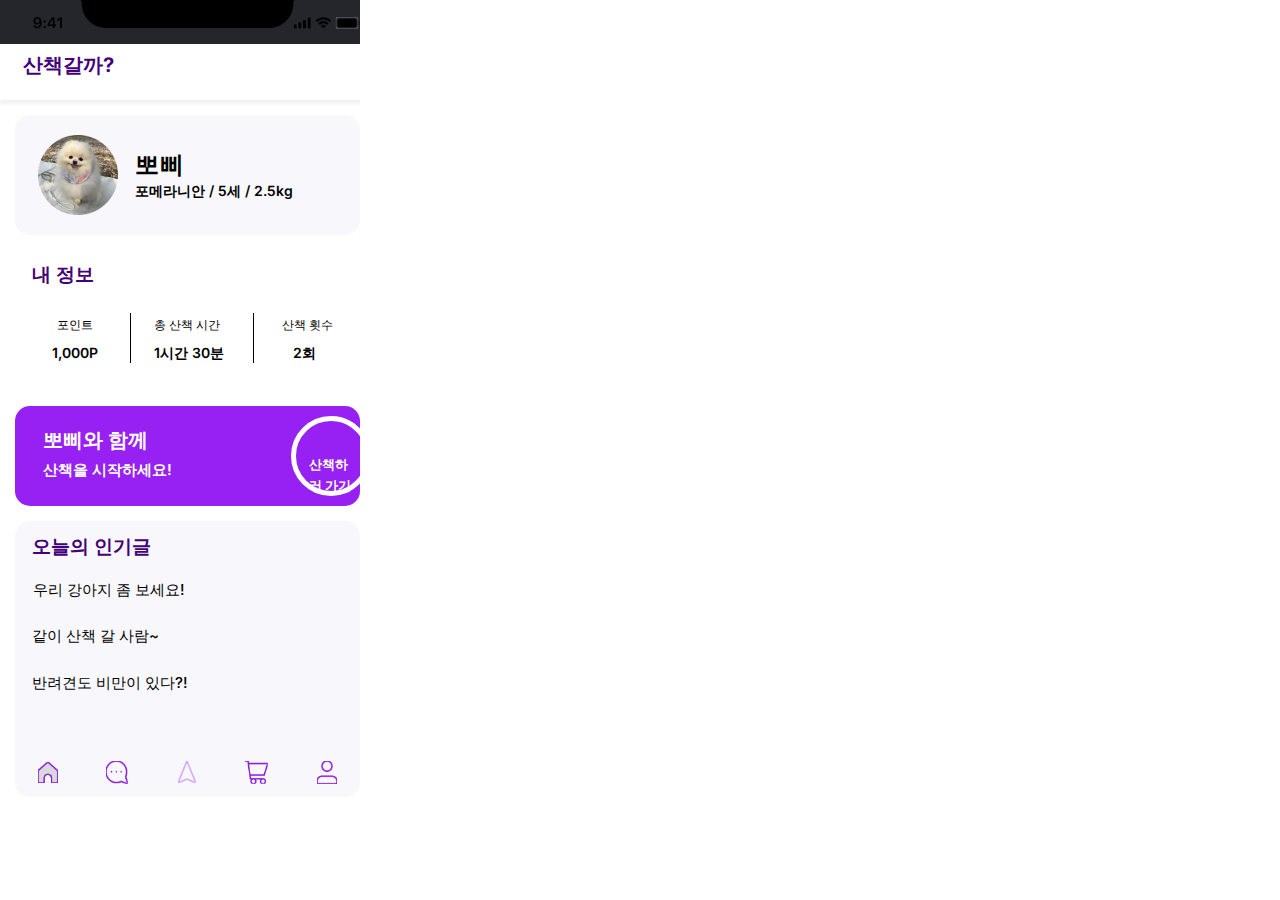
<file: index.html>
<!DOCTYPE html>
<html>
<head>
  <meta charset="utf-8" />
  <link rel="icon" href="/favicon.ico" />
  <meta name="viewport" content="width=device-width, initial-scale=1" />
  <meta name="theme-color" content="#000000" />
  <title>Home</title>
  <link rel="stylesheet" href="https://fonts.googleapis.com/css?family=Inter%3A100%2C500%2C600%2C700"/>
  <link rel="stylesheet" href="https://fonts.googleapis.com/css?family=Source+Sans+Pro%3A100%2C500%2C600%2C700"/>
  <link rel="stylesheet" href="./styles/home.css"/>
</head>
<body>
<div class="home-2H7">
  <div class="group-177178-qEZ">
    <div class="auto-group-vdym-q1b">
      <div class="item--iLH">뽀삐와 함께</div>
      <div class="item--YaD">산책을 시작하세요!</div>
    </div>
    <div class="auto-group-em4v-q3X">
      <div class="item--9K7">산책하러 가기</div>
    </div>
  </div>
  <div class="group-177193-Azu">
    <img class="mask-group-SBj" src="./assets/mask-group-DJH.png"/>
    <div class="auto-group-uq4m-ZXF">
      <div class="item--faH">뽀삐</div>
      <div class="kg-Ye5">포메라니안 / 5세 / 2.5kg </div>
    </div>
  </div>
  <div class="auto-group-6tgm-dfX">
    <div class="item--GTb">오늘의 인기글</div>
    <div class="item--xrD">우리 강아지 좀 보세요!</div>
    <div class="item--dBf">같이 산책 갈 사람~</div>
    <div class="item--88R">반려견도 비만이 있다?!</div>
    <div class="auto-group-hubs-Qbj">
      <a href="index.html"><img class="outline-home-1-je1" src="./assets/outline-home-1-EZf.png"/></a>
      <a href="challenge.html"><img class="outline-message-circle-dots-dUV" src="./assets/outline-message-circle-dots-6DP.png"/></a>
      <a href="map.html"><img class="outline-navigation-MfP" src="./assets/outline-navigation-DgM.png"/></a>
      <a href="shopping.html"><img class="outline-cart-4-3o7" src="./assets/outline-cart-4-2rD.png"/></a>
      <a href="hometraining.html"><img class="outline-user-1-ZmT" src="./assets/outline-user-1-oVs.png"/></a>
    </div>
  </div>
  <div class="item--GQy">내 정보</div>
  <div class="group-177192-9Um">
    <div class="auto-group-gi1f-duj">
      <div class="item--97P">포인트</div>
      <div class="p-eK3">1,000P</div>
    </div>
    <div class="line-5-AoB">
    </div>
    <div class="auto-group-ner7-JeV">
      <div class="item--qeR">총 산책 시간</div>
      <div class="item-1-30-vvm">1시간 30분</div>
    </div>
    <div class="line-6-3Eh">
    </div>
    <div class="auto-group-dpnh-mgV">
      <div class="item--H93">산책 횟수</div>
      <div class="item-2-o7P">2회</div>
    </div>
  </div>
  <div class="app-bar-Jpq">산책갈까?</div>
  <img class="ios-status-bar-white-9aZ" src="./assets/ios-status-bar-white-mvy.png"/>
</div>
</body>
</file>
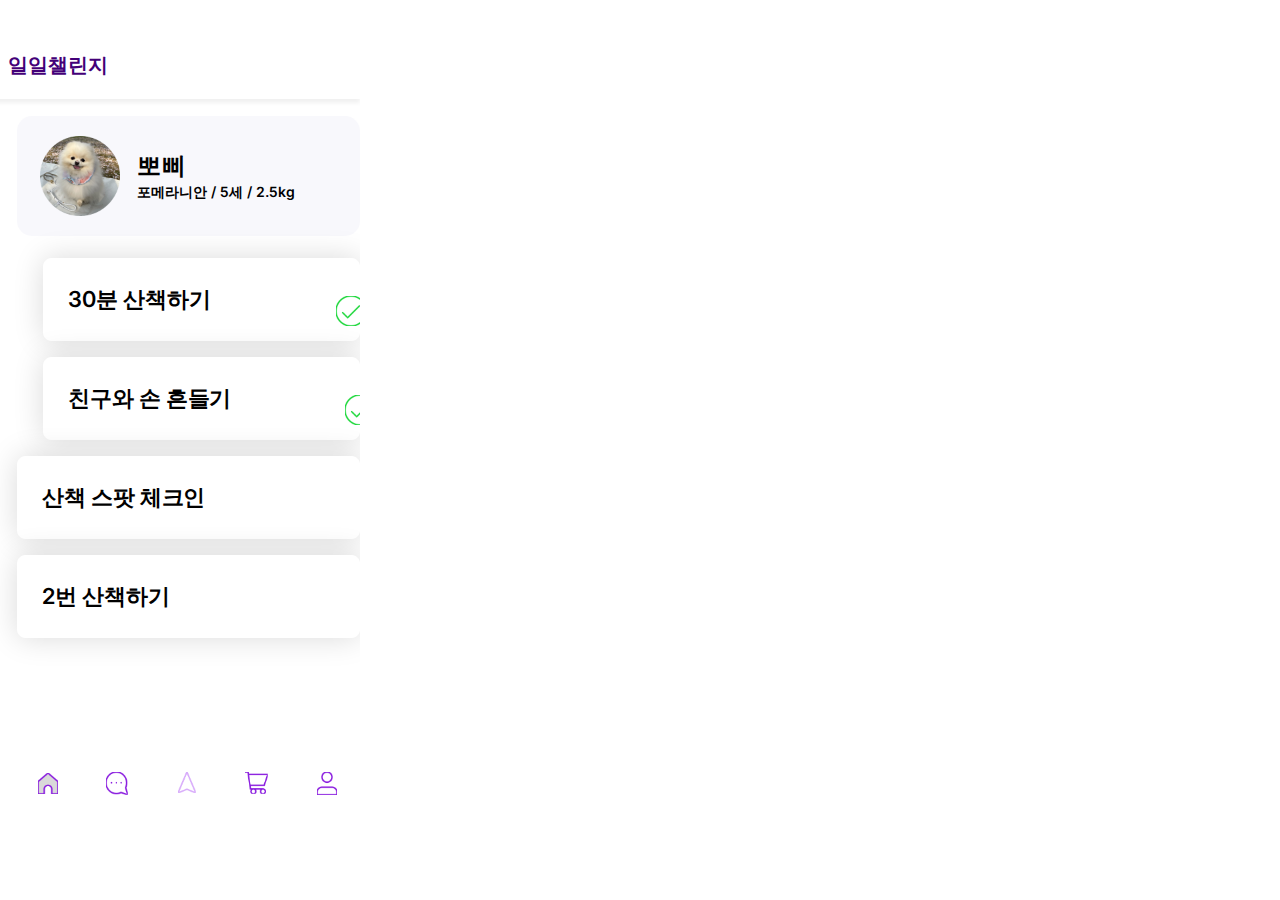
<file: challenge.html>
<!DOCTYPE html>
<html>
<head>
  <meta charset="utf-8" />
  <link rel="icon" href="/favicon.ico" />
  <meta name="viewport" content="width=device-width, initial-scale=1" />
  <meta name="theme-color" content="#000000" />
  <title>Challenge</title>
  <link rel="stylesheet" href="https://fonts.googleapis.com/css?family=Inter%3A600%2C700"/>
  <link rel="stylesheet" href="https://fonts.googleapis.com/css?family=Source+Sans+Pro%3A600%2C700"/>
  <link rel="stylesheet" href="./styles/challenge.css"/>
</head>
<body>
<div class="challenge-d6R">
  <div class="app-bar-83B">일일챌린지</div>
  <div class="group-177193-MAq">
    <img class="mask-group-STB" src="./assets/mask-group.png"/>
    <div class="auto-group-swzm-a3b">
      <div class="item--uLm">뽀삐</div>
      <div class="kg-oh3">포메라니안 / 5세 / 2.5kg </div>
    </div>
  </div>
  <div class="item--WLZ">
    <p class="text-1HK">30분 산책하기</p>
    <img class="outline-check-circle-guF" src="./assets/outline-check-circle-B3X.png"/>
  </div>
  <div class="item--N1P">
    <p class="text-UKK">친구와 손 흔들기</p>
    <img class="outline-check-circle-BUd" src="./assets/outline-check-circle.png"/>
  </div>
  <div class="item--Gky">산책 스팟 체크인</div>
  <div class="item--7Wh">2번 산책하기</div>
  <div class="auto-group-gvwm-mr9">
    <a href="index.html"><img class="outline-home-1-UkZ" src="./assets/outline-home-1-jVT.png"/></a>
    <a href="challenge.html"><img class="outline-message-circle-dots-o29" src="./assets/outline-message-circle-dots-UQH.png"/></a>
    <a href="map.html"><img class="outline-navigation-7oX" src="./assets/outline-navigation-D1b.png"/></a>
    <a href="shopping.html"><img class="outline-cart-4-pT3" src="./assets/outline-cart-4-a6V.png"/></a>
    <a href="hometraining.html"><img class="outline-user-1-LgH" src="./assets/outline-user-1-2Ks.png"/></a>
  </div>
</div>
</body>
</html>
</file>
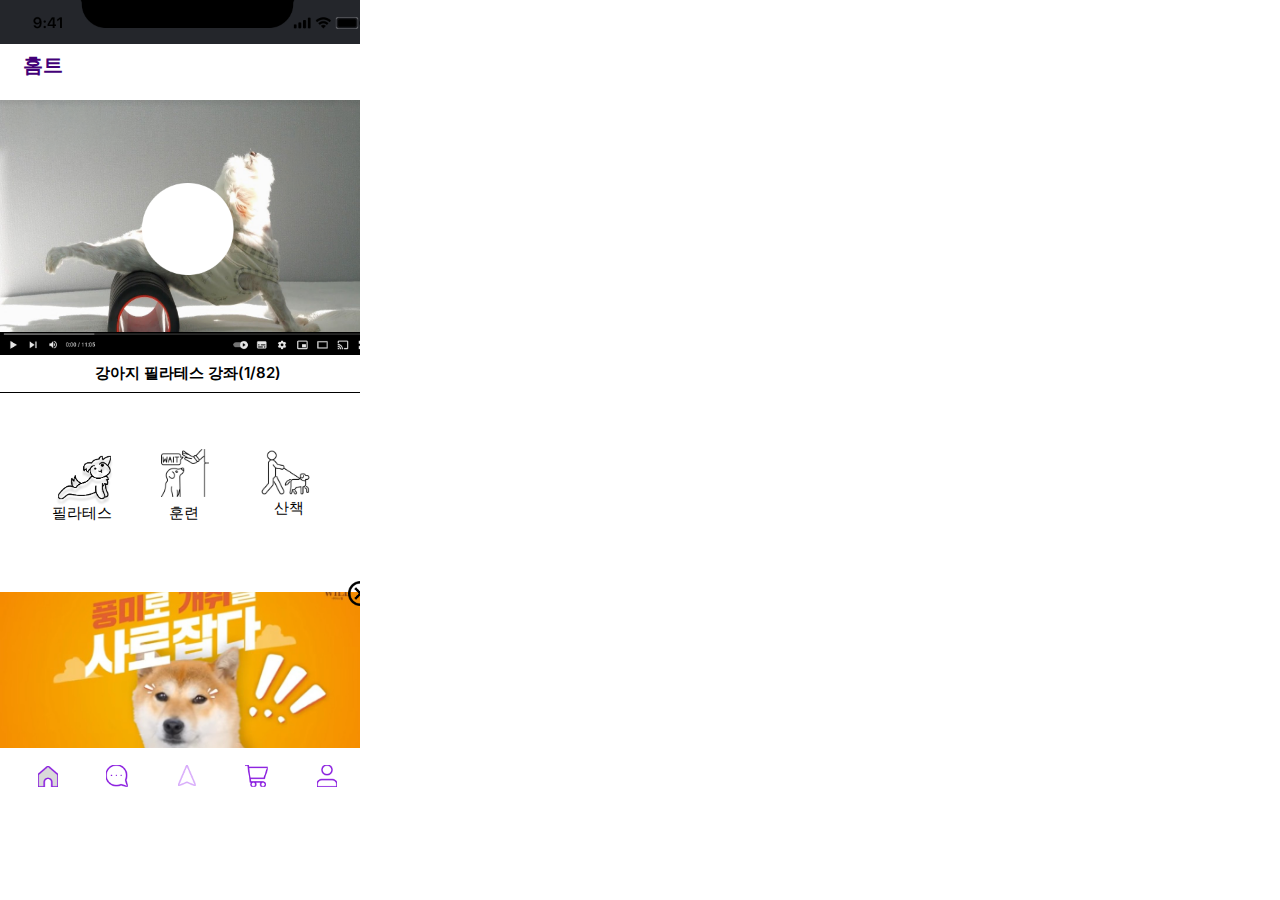
<file: hometraining.html>
<!DOCTYPE html>
<html>
<head>
  <meta charset="utf-8" />
  <link rel="icon" href="/favicon.ico" />
  <meta name="viewport" content="width=device-width, initial-scale=1" />
  <meta name="theme-color" content="#000000" />
  <title>Hometraining</title>
  <link rel="stylesheet" href="https://fonts.googleapis.com/css?family=Inter%3A500%2C600%2C700"/>
  <link rel="stylesheet" href="https://fonts.googleapis.com/css?family=Source+Sans+Pro%3A500%2C600%2C700"/>
  <link rel="stylesheet" href="./styles/hometraining.css"/>
</head>
<body>
<div class="hometraining-yiZ">
  <div class="auto-group-zxnr-sZ3">
    <img class="gg-play-button-o-k73" src="./assets/gg-play-button-o.png"/>
    <img class="image-4-DFX" src="./assets/image-4.png"/>
  </div>
  <div class="line-7-JGy">
  </div>
  <div class="item-1-82-pFK">강아지 필라테스 강좌(1/82)</div>
  <div class="group-177244-Cmf">
    <div class="group-177241-sN1">
      <img class="frame-177239-AM7" src="./assets/frame-177239.png"/>
      <div class="item--HAq">필라테스</div>
    </div>
    <div class="auto-group-86zw-9D3">
      <div class="group-177242-56h">
        <img class="image-3-BvR" src="./assets/image-3.png"/>
        <div class="item--hNy">훈련</div>
      </div>
      <div class="group-177243-bjF">
        <img class="image-5-YeV" src="./assets/image-5.png"/>
        <div class="item--Uo3">산책</div>
      </div>
    </div>
  </div>
  <div class="auto-group-ftg5-yzh">
    <img class="image-6-iBb" src="./assets/image-6.png"/>
    <img class="material-symbols-cancel-outline-Evd" src="./assets/material-symbols-cancel-outline.png"/>
  </div>
  <div class="app-bar-9nh">홈트</div>
  <a href="hometraining.html"><img class="outline-user-1-LcH" src="./assets/outline-user-1.png"/></a>
  <a href="shopping.html"><img class="outline-cart-4-e7B" src="./assets/outline-cart-4-Agq.png"/></a>
  <a href="map.html"><img class="outline-navigation-RXF" src="./assets/outline-navigation.png"/></a>
  <a href="challenge.html"><img class="outline-message-circle-dots-Lu7" src="./assets/outline-message-circle-dots-zFB.png"/></a>
  <a href="index.html"><img class="outline-home-1-3Yd" src="./assets/outline-home-1-nyP.png"/></a>
  <img class="ios-status-bar-white-ZWy" src="./assets/ios-status-bar-white-p3s.png"/>
</div>
</body>
</html>
</file>
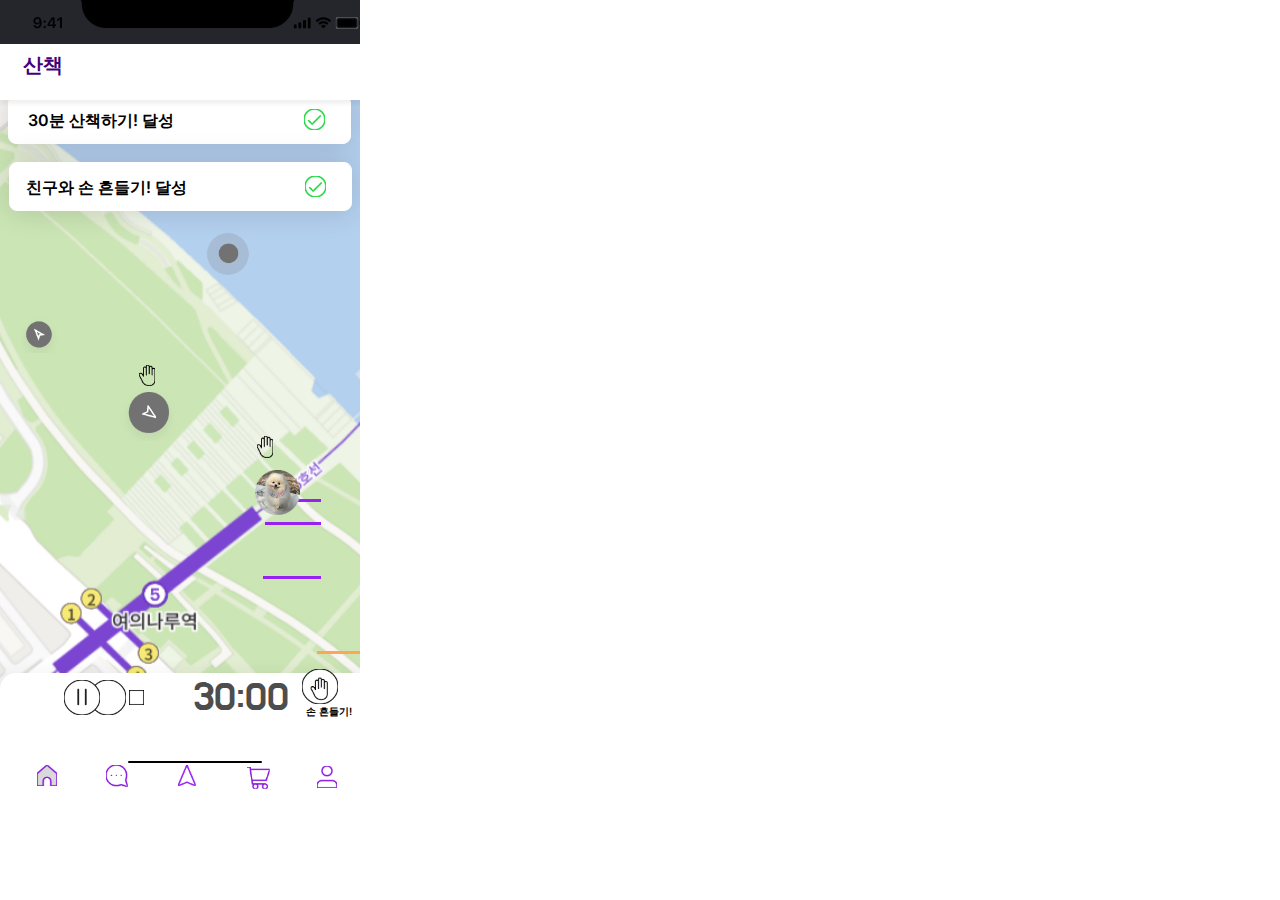
<file: map.html>
<!DOCTYPE html>
<html>
<head>
  <meta charset="utf-8" />
  <link rel="icon" href="/favicon.ico" />
  <meta name="viewport" content="width=device-width, initial-scale=1" />
  <meta name="theme-color" content="#000000" />
  <title>Map</title>
  <link rel="stylesheet" href="https://fonts.googleapis.com/css?family=Inter%3A600%2C700"/>
  <link rel="stylesheet" href="https://fonts.googleapis.com/css?family=Source+Sans+Pro%3A400%2C600%2C700"/>
  <link rel="stylesheet" href="https://fonts.googleapis.com/css?family=Do+Hyeon%3A400"/>
  <link rel="stylesheet" href="./styles/map.css"/>
</head>
<body>
<div class="map-pdf">
  <img class="image-1-Lc1" src="./assets/image-1.png"/>
  <div class="group-177237-raM">
    <div class="item--BMj">
      <div class="auto-group-ad4d-Eqo">30분 산책하기! 달성</div>
      <img class="outline-check-circle-FW1" src="./assets/outline-check-circle-VAq.png"/>
    </div>
    <div class="item--KVs">
      <div class="auto-group-27vh-czm">친구와 손 흔들기! 달성</div>
      <img class="outline-check-circle-Hr1" src="./assets/outline-check-circle-scm.png"/>
    </div>
  </div>
  <img class="group-177193-9tD" src="./assets/group-177193.png"/>
  <div class="group-177194-spD">
    <img class="navigation-m8u" src="./assets/navigation.png"/>
  </div>
  <div class="group-177235-fk5">
    <div class="line-2-xUH">
    </div>
  </div>
  <div class="line-4-TA9">
  </div>
  <div class="content-PZb">
    <img class="group-177229-f1K" src="./assets/group-177229.png"/>
    <div class="auto-group-ynlr-ae5">
      <p class="item-30-00-6sK">30:00</p>
      <div class="home-indicator-light-Dh3">
        <div class="home-indicator-kws">
        </div>
      </div>
    </div>
    <p class="text-5z9">손 흔들기!</p>
  </div>
  <img class="mask-group-9UD" src="./assets/mask-group-zVF.png"/>
  <div class="group-177230-sv1">
    <img class="frame-635-aJd" src="./assets/frame-635.png"/>
    <img class="outline-stop-Wi5" src="./assets/outline-stop.png"/>
  </div>
  <img class="group-177233-dGu" src="./assets/group-177233.png"/>
  <img class="vector-kMX" src="./assets/vector-3mb.png"/>
  <img class="vector-Gam" src="./assets/vector.png"/>
  <div class="app-bar-oah">산책</div>
  <img class="group-10-ros" src="./assets/group-10.png"/>
  <img class="ios-status-bar-white-PYu" src="./assets/ios-status-bar-white-wRT.png"/>
  <a href="index.html"><img class="outline-home-1-XQD" src="./assets/outline-home-1-XXP.png"/></a>
  <a href="challenge.html"><img class="outline-message-circle-dots-ezd" src="./assets/outline-message-circle-dots-uxM.png"/></a>
  <a href="map.html"><img class="outline-navigation-atH" src="./assets/outline-navigation-fwf.png"/></a>
  <a href="shopping.html"><img class="outline-cart-4-X2q" src="./assets/outline-cart-4-9Rs.png"/></a>
  <a href="hometraining.html"><img class="outline-user-1-3ms" src="./assets/outline-user-1-NXT.png"/></a>
</div>
</body>
</file>
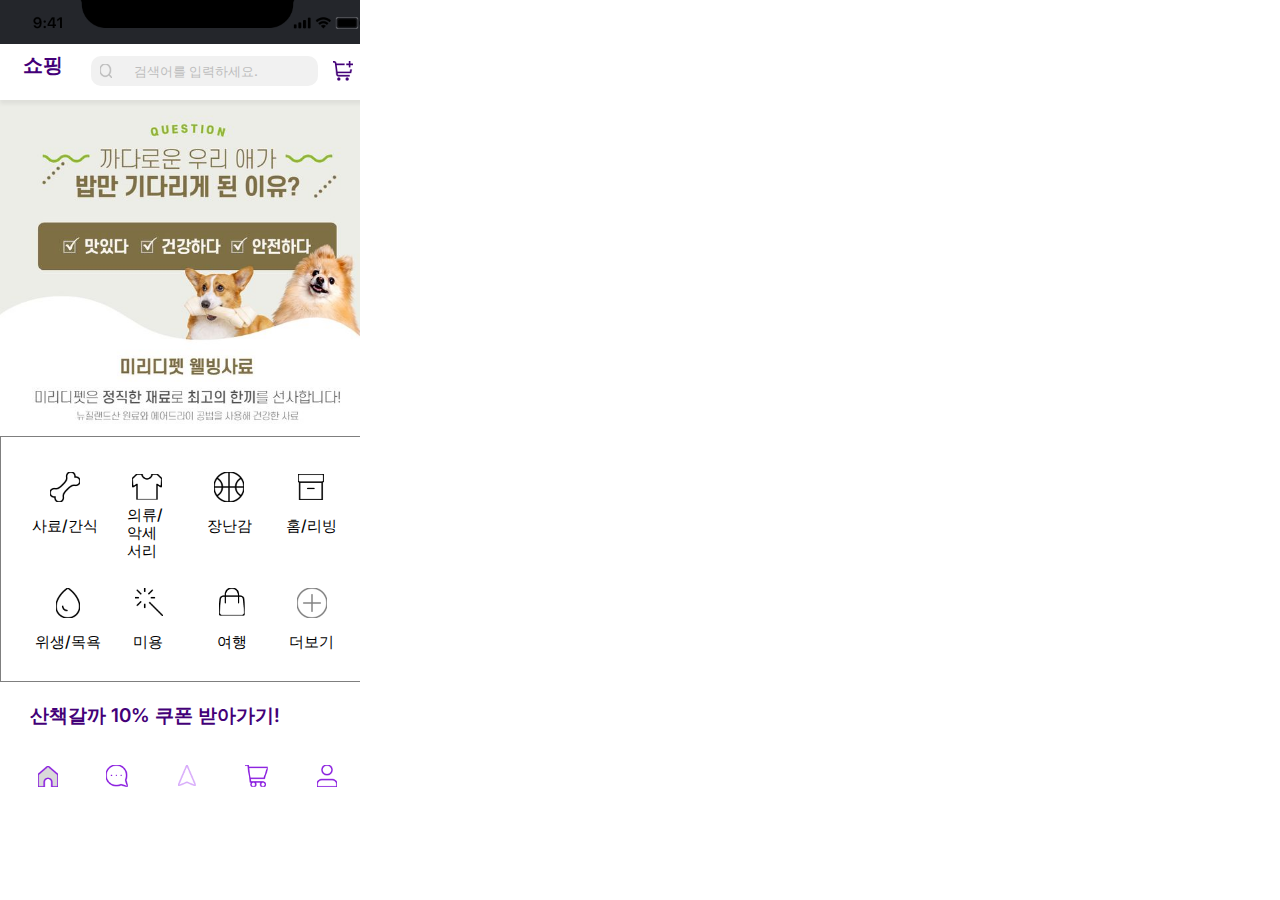
<file: shopping.html>
<!DOCTYPE html>
<html>
<head>
  <meta charset="utf-8" />
  <link rel="icon" href="/favicon.ico" />
  <meta name="viewport" content="width=device-width, initial-scale=1" />
  <meta name="theme-color" content="#000000" />
  <title>Shopping</title>
  <link rel="stylesheet" href="https://fonts.googleapis.com/css?family=Inter%3A500%2C600%2C700"/>
  <link rel="stylesheet" href="https://fonts.googleapis.com/css?family=Source+Sans+Pro%3A500%2C600%2C700"/>
  <link rel="stylesheet" href="./styles/shopping.css"/>
</head>
<body>
<div class="shopping-nC1">
  <div class="image-2-6yP">
  </div>
  <div class="item-10--o77">산책갈까 10% 쿠폰 받아가기!</div>
  <div class="group-177235-qZb">
    <img class="outline-waterdrop-kwT" src="./assets/outline-waterdrop.png"/>
    <img class="outline-bone-HRb" src="./assets/outline-bone.png"/>
    <img class="outline-shirt-28H" src="./assets/outline-shirt.png"/>
    <img class="outline-basketball-MgM" src="./assets/outline-basketball.png"/>
    <img class="outline-package-5cM" src="./assets/outline-package.png"/>
    <img class="outline-wand-DTf" src="./assets/outline-wand.png"/>
    <img class="outline-plus-circle-9s7" src="./assets/outline-plus-circle.png"/>
    <div class="item--5Ey">사료/간식</div>
    <div class="item--x3s">여행</div>
    <div class="item--2pR">더보기</div>
    <div class="item--vQ1">미용</div>
    <div class="item--De1">위생/목욕</div>
    <div class="item--6xh">홈/리빙</div>
    <div class="item--beZ">장난감</div>
    <div class="item--J3B">
    의류/ 
    <br/>
    악세서리
    </div>
    <img class="outline-cart-1-zAu" src="./assets/outline-cart-1.png"/>
    <div class="rectangle-343-7FX">
    </div>
  </div>
  <div class="app-bar-QEd">쇼핑</div>
  <div class="outline-177226-ePs">
    <div class="rectangle-267-ZWq">
    </div>
    <p class="month-V9b">검색어를 입력하세요.</p>
    <img class="outline-search-9jw" src="./assets/outline-search.png"/>
    <img class="fi-rs-shopping-cart-add-sR3" src="./assets/fi-rs-shopping-cart-add.png"/>
  </div>
  <a href="hometraining.html"><img class="outline-user-1-NMo" src="./assets/outline-user-1-Foo.png"/></a>
  <a href="shopping.html"><img class="outline-cart-4-JFT" src="./assets/outline-cart-4.png"/></a>
  <a href="map.html"><img class="outline-navigation-c1F" src="./assets/outline-navigation-ENm.png"/></a>
  <a href="challenge.html"><img class="outline-message-circle-dots-KgM" src="./assets/outline-message-circle-dots.png"/></a>
  <a href="index.html"><img class="outline-home-1-2Ks" src="./assets/outline-home-1.png"/></a>
  <img class="ios-status-bar-white-jzy" src="./assets/ios-status-bar-white.png"/>
</div>
</body>
</file>
<file: styles/home.css>
html {
	font-size:62.5%;
}
* {
	margin: 0;
	padding: 0;
}
ul, li {
	list-style: none;
}
input {
	border: none;
}
body {
  width: 36rem;
}.home-2H7 {
  width: 100%;
  height: 80rem;
  position: relative;
  overflow: hidden;
  background-color: #ffffff;
}
.home-2H7 .group-177178-qEZ {
  box-sizing: border-box;
  padding: 1rem 1.8rem 1rem 2.8rem;
  width: 34.5rem;
  height: 10rem;
  position: absolute;
  left: 1.5rem;
  top: 40.6rem;
  display: flex;
  align-items: center;
  background-color: #9721f2;
  border-radius: 1.5rem;
}
.home-2H7 .group-177178-qEZ .auto-group-vdym-q1b {
  margin: 1.425rem 11.9rem 1.6rem 0rem;
  height: calc(100% - 3.025rem);
  display: flex;
  flex-direction: column;
  flex-shrink: 0;
}
.home-2H7 .group-177178-qEZ .auto-group-vdym-q1b .item--iLH {
  margin-bottom: 0.775rem;
  display: flex;
  font-size: 2rem;
  font-weight: 600;
  line-height: 1.05;
  color: #ffffff;
  font-family: Inter, 'Source Sans Pro';
  white-space: nowrap;
  flex-shrink: 0;
}
.home-2H7 .group-177178-qEZ .auto-group-vdym-q1b .item--YaD {
  display: flex;
  font-size: 1.5rem;
  font-weight: 600;
  line-height: 1.4;
  color: #ffffff;
  font-family: Inter, 'Source Sans Pro';
  white-space: nowrap;
  flex-shrink: 0;
}
.home-2H7 .group-177178-qEZ .auto-group-em4v-q3X {
  box-sizing: border-box;
  padding: 3.3rem 1.3rem 2.6rem 1.3rem;
  width: 8rem;
  height: 100%;
  border: solid 0.5rem #ffffff;
  background-color: #9721f2;
  border-radius: 4rem;
  flex-shrink: 0;
}
.home-2H7 .group-177178-qEZ .auto-group-em4v-q3X .item--9K7 {
  max-width: 5.4rem;
  display: flex;
  align-items: center;
  justify-content: center;
  font-size: 1.3rem;
  font-weight: 600;
  line-height: 1.6153846154;
  color: #ffffff;
  font-family: Inter, 'Source Sans Pro';
}
.home-2H7 .group-177193-Azu {
  box-sizing: border-box;
  padding: 2rem 8.1rem 2rem 2.3rem;
  width: 34.5rem;
  height: 12rem;
  position: absolute;
  left: 1.5rem;
  top: 11.5rem;
  display: flex;
  align-items: center;
  background-color: rgba(242, 242, 250, 0.5);
  border-radius: 1.5rem;
}
.home-2H7 .group-177193-Azu .mask-group-SBj {
  margin-right: 1.7rem;
  width: 8rem;
  height: 8rem;
  position: relative;
  object-fit: contain;
  vertical-align: top;
  flex-shrink: 0;
}
.home-2H7 .group-177193-Azu .auto-group-uq4m-ZXF {
  margin: 1.9rem 0rem 1.5rem 0rem;
  height: calc(100% - 3.4rem);
  display: flex;
  flex-direction: column;
  flex-shrink: 0;
}
.home-2H7 .group-177193-Azu .auto-group-uq4m-ZXF .item--faH {
  margin-bottom: 0.8rem;
  display: flex;
  font-size: 2.4rem;
  font-weight: 600;
  line-height: 0.875;
  letter-spacing: 0.12rem;
  color: #000000;
  font-family: Inter, 'Source Sans Pro';
  white-space: nowrap;
  flex-shrink: 0;
}
.home-2H7 .group-177193-Azu .auto-group-uq4m-ZXF .kg-Ye5 {
  display: flex;
  font-size: 1.4rem;
  font-weight: 600;
  line-height: 1.2125;
  color: #000000;
  font-family: Inter, 'Source Sans Pro';
  white-space: nowrap;
  flex-shrink: 0;
}
.home-2H7 .auto-group-6tgm-dfX {
  box-sizing: border-box;
  padding: 1.35rem 2.3rem 0.975rem 1.7rem;
  width: 34.5rem;
  height: 27.6rem;
  position: absolute;
  left: 1.5rem;
  top: 52.1rem;
  background-color: rgba(242, 242, 250, 0.5);
  border-radius: 1.5rem;
}
.home-2H7 .auto-group-6tgm-dfX .item--GTb {
  margin-bottom: 2.3rem;
  display: flex;
  font-size: 1.9rem;
  font-weight: 600;
  line-height: 1.2125;
  color: #430078;
  font-family: Inter, 'Source Sans Pro';
  white-space: nowrap;
}
.home-2H7 .auto-group-6tgm-dfX .item--xrD {
  margin: 0rem 0rem 2.8rem 0.1rem;
  display: flex;
  font-size: 1.5rem;
  font-weight: 500;
  line-height: 1.2125;
  color: #000000;
  font-family: Inter, 'Source Sans Pro';
  white-space: nowrap;
}
.home-2H7 .auto-group-6tgm-dfX .item--dBf {
  margin-bottom: 2.9rem;
  display: flex;
  font-size: 1.5rem;
  font-weight: 500;
  line-height: 1.2125;
  color: #000000;
  font-family: Inter, 'Source Sans Pro';
  white-space: nowrap;
}
.home-2H7 .auto-group-6tgm-dfX .item--88R {
  margin-bottom: 6.925rem;
  display: flex;
  font-size: 1.5rem;
  font-weight: 500;
  line-height: 1.2125;
  color: #000000;
  font-family: Inter, 'Source Sans Pro';
  white-space: nowrap;
}
.home-2H7 .auto-group-6tgm-dfX .auto-group-hubs-Qbj {
  margin-left: 0.6rem;
  display: flex;
  align-items: center;
}
.home-2H7 .auto-group-6tgm-dfX .auto-group-hubs-Qbj .outline-home-1-je1 {
  margin: 0.075rem 4.775rem 0rem 0rem;
  width: 2rem;
  height: 2.125rem;
  object-fit: contain;
  vertical-align: top;
  flex-shrink: 0;
}
.home-2H7 .auto-group-6tgm-dfX .auto-group-hubs-Qbj .outline-message-circle-dots-dUV {
  margin-right: 5rem;
  width: 2.25rem;
  height: 2.25rem;
  object-fit: contain;
  vertical-align: top;
  flex-shrink: 0;
}
.home-2H7 .auto-group-6tgm-dfX .auto-group-hubs-Qbj .outline-navigation-MfP {
  margin: 0rem 4.875rem 0.125rem 0rem;
  opacity: 0.61;
  width: 1.75rem;
  height: 2.125rem;
  object-fit: contain;
  vertical-align: top;
  flex-shrink: 0;
}
.home-2H7 .auto-group-6tgm-dfX .auto-group-hubs-Qbj .outline-cart-4-3o7 {
  margin: 0rem 4.875rem 0rem 0rem;
  width: 2.375rem;
  height: 2.25rem;
  object-fit: contain;
  vertical-align: top;
  flex-shrink: 0;
}
.home-2H7 .auto-group-6tgm-dfX .auto-group-hubs-Qbj .outline-user-1-ZmT {
  margin-bottom: 0rem;
  width: 2rem;
  height: 2.25rem;
  object-fit: contain;
  vertical-align: top;
  flex-shrink: 0;
}
.home-2H7 .item--GQy {
  width: 5.6rem;
  height: 2.4rem;
  position: absolute;
  left: 3.2rem;
  top: 26.25rem;
  display: flex;
  font-size: 1.9rem;
  font-weight: 600;
  line-height: 1.2125;
  color: #430078;
  font-family: Inter, 'Source Sans Pro';
  white-space: nowrap;
}
.home-2H7 .group-177192-9Um {
  width: 27.4rem;
  height: 5rem;
  position: absolute;
  left: 5.15rem;
  top: 31.3rem;
  display: flex;
  align-items: center;
}
.home-2H7 .group-177192-9Um .auto-group-gi1f-duj {
  margin: 0.05rem 3.25rem 0.15rem 0rem;
  height: calc(100% - 0.2rem);
  align-items: center;
  display: flex;
  flex-direction: column;
  flex-shrink: 0;
}
.home-2H7 .group-177192-9Um .auto-group-gi1f-duj .item--97P {
  margin-bottom: 1rem;
  display: flex;
  align-items: center;
  justify-content: center;
  font-size: 1.2rem;
  font-weight: 100;
  line-height: 1.75;
  color: #000000;
  font-family: Inter, 'Source Sans Pro';
  white-space: nowrap;
  flex-shrink: 0;
}
.home-2H7 .group-177192-9Um .auto-group-gi1f-duj .p-eK3 {
  display: flex;
  align-items: center;
  justify-content: center;
  font-size: 1.4rem;
  font-weight: 600;
  line-height: 1.2125;
  color: #000000;
  font-family: Inter, 'Source Sans Pro';
  white-space: nowrap;
  flex-shrink: 0;
}
.home-2H7 .group-177192-9Um .line-5-AoB {
  margin-right: 2.3rem;
  width: 0.05rem;
  height: 5rem;
  background-color: #000000;
  flex-shrink: 0;
}
.home-2H7 .group-177192-9Um .auto-group-ner7-JeV {
  margin: 0.05rem 2.95rem 0.15rem 0rem;
  height: calc(100% - 0.2rem);
  align-items: center;
  display: flex;
  flex-direction: column;
  flex-shrink: 0;
}
.home-2H7 .group-177192-9Um .auto-group-ner7-JeV .item--qeR {
  margin: 0rem 0.3rem 1rem 0rem;
  display: flex;
  align-items: center;
  justify-content: center;
  font-size: 1.2rem;
  font-weight: 100;
  line-height: 1.75;
  color: #000000;
  font-family: Inter, 'Source Sans Pro';
  white-space: nowrap;
  flex-shrink: 0;
}
.home-2H7 .group-177192-9Um .auto-group-ner7-JeV .item-1-30-vvm {
  display: flex;
  align-items: center;
  justify-content: center;
  font-size: 1.4rem;
  font-weight: 600;
  line-height: 1.2125;
  color: #000000;
  font-family: Inter, 'Source Sans Pro';
  white-space: nowrap;
  flex-shrink: 0;
}
.home-2H7 .group-177192-9Um .line-6-3Eh {
  margin-right: 2.8rem;
  width: 0.05rem;
  height: 5rem;
  background-color: #000000;
  flex-shrink: 0;
}
.home-2H7 .group-177192-9Um .auto-group-dpnh-mgV {
  margin: 0.05rem 0rem 0.15rem 0rem;
  height: calc(100% - 0.2rem);
  align-items: center;
  display: flex;
  flex-direction: column;
  flex-shrink: 0;
}
.home-2H7 .group-177192-9Um .auto-group-dpnh-mgV .item--H93 {
  margin-bottom: 1rem;
  display: flex;
  align-items: center;
  justify-content: center;
  font-size: 1.2rem;
  font-weight: 100;
  line-height: 1.75;
  color: #000000;
  font-family: Inter, 'Source Sans Pro';
  white-space: nowrap;
  flex-shrink: 0;
}
.home-2H7 .group-177192-9Um .auto-group-dpnh-mgV .item-2-o7P {
  margin-right: 0.6rem;
  display: flex;
  align-items: center;
  justify-content: center;
  font-size: 1.4rem;
  font-weight: 600;
  line-height: 1.2125;
  color: #000000;
  font-family: Inter, 'Source Sans Pro';
  white-space: nowrap;
  flex-shrink: 0;
}
.home-2H7 .app-bar-Jpq {
  box-sizing: border-box;
  padding: 5.3rem 2.25rem 2.2rem 2.25rem;
  width: 37.5rem;
  height: 10rem;
  position: absolute;
  left: 0;
  top: 0;
  display: flex;
  font-size: 2rem;
  font-weight: 700;
  line-height: 1.2125;
  color: #430078;
  font-family: Inter, 'Source Sans Pro';
  white-space: nowrap;
  box-shadow: 0 0.4rem 0.4rem rgba(0, 0, 0, 0.0599999987);
  background-color: #ffffff;
}
.home-2H7 .ios-status-bar-white-9aZ {
  width: 37.5rem;
  height: 4.4rem;
  position: absolute;
  left: 0;
  top: 0;
  object-fit: contain;
  vertical-align: top;
}
</file>
<file: styles/challenge.css>
html {
	font-size:62.5%;
}
* {
	margin: 0;
	padding: 0;
}
ul, li {
	list-style: none;
}
input {
	border: none;
}
body {
  width: 36rem;
}.challenge-d6R {
  box-sizing: border-box;
  padding: 0rem 0rem 1.275rem 0.2rem;
  width: 100%;
  overflow: hidden;
  position: relative;
  align-items: flex-end;
  display: flex;
  flex-direction: column;
  background-color: #ffffff;
}
.challenge-d6R .app-bar-83B {
  margin-bottom: 1.7rem;
  box-sizing: border-box;
  padding: 5.3rem 2.25rem 2.2rem 2.25rem;
  width: 37.5rem;
  display: flex;
  font-size: 2rem;
  font-weight: 700;
  line-height: 1.2125;
  color: #430078;
  font-family: Inter, 'Source Sans Pro';
  white-space: nowrap;
  box-shadow: 0 0.4rem 0.4rem rgba(0, 0, 0, 0.0599999987);
  background-color: #ffffff;
  flex-shrink: 0;
}
.challenge-d6R .group-177193-MAq {
  margin: 0rem 0rem 2.2rem 1.5rem;
  box-sizing: border-box;
  padding: 2rem 8.1rem 2rem 2.3rem;
  width: calc(100% - 1.5rem);
  height: 12rem;
  display: flex;
  align-items: center;
  background-color: rgba(242, 242, 250, 0.5);
  border-radius: 1.5rem;
  flex-shrink: 0;
}
.challenge-d6R .group-177193-MAq .mask-group-STB {
  margin-right: 1.7rem;
  width: 8rem;
  height: 8rem;
  position: relative;
  object-fit: contain;
  vertical-align: top;
  flex-shrink: 0;
}
.challenge-d6R .group-177193-MAq .auto-group-swzm-a3b {
  margin: 1.9rem 0rem 1.5rem 0rem;
  height: calc(100% - 3.4rem);
  display: flex;
  flex-direction: column;
  flex-shrink: 0;
}
.challenge-d6R .group-177193-MAq .auto-group-swzm-a3b .item--uLm {
  margin-bottom: 0.8rem;
  display: flex;
  font-size: 2.4rem;
  font-weight: 600;
  line-height: 0.875;
  letter-spacing: 0.12rem;
  color: #000000;
  font-family: Inter, 'Source Sans Pro';
  white-space: nowrap;
  flex-shrink: 0;
}
.challenge-d6R .group-177193-MAq .auto-group-swzm-a3b .kg-oh3 {
  display: flex;
  font-size: 1.4rem;
  font-weight: 600;
  line-height: 1.2125;
  color: #000000;
  font-family: Inter, 'Source Sans Pro';
  white-space: nowrap;
  flex-shrink: 0;
}
.challenge-d6R .item--WLZ {
  margin: 0rem 0rem 1.6rem 4.1rem;
  box-sizing: border-box;
  padding: 2.4rem 3.4rem 1.4rem 2.4rem;
  width: calc(100% - 4.1rem);
  display: flex;
  align-items: center;
  border: solid 0.1rem #ffffff;
  box-shadow: 0 0 3rem rgba(0, 0, 0, 0.150000006);
  background-color: #ffffff;
  border-radius: 0.8rem;
  flex-shrink: 0;
}
.challenge-d6R .item--WLZ .text-1HK {
  margin: 0rem 12.6rem 1rem 0rem;
  font-size: 2.2rem;
  font-weight: 600;
  line-height: 1.5;
  letter-spacing: -0.0066rem;
  color: #000000;
  font-family: Inter, 'Source Sans Pro';
  white-space: nowrap;
  flex-shrink: 0;
}
.challenge-d6R .item--WLZ .outline-check-circle-guF {
  margin-top: 1.3rem;
  width: 3rem;
  height: 3rem;
  object-fit: contain;
  vertical-align: top;
  flex-shrink: 0;
}
.challenge-d6R .item--N1P {
  margin: 0rem 0rem 1.6rem 4.1rem;
  box-sizing: border-box;
  padding: 2.4rem 3.4rem 1.4rem 2.4rem;
  width: calc(100% - 4.1rem);
  display: flex;
  align-items: center;
  border: solid 0.1rem #ffffff;
  box-shadow: 0 0 3rem rgba(0, 0, 0, 0.150000006);
  background-color: #ffffff;
  border-radius: 0.8rem;
  flex-shrink: 0;
}
.challenge-d6R .item--N1P .text-UKK {
  margin: 0rem 11.4rem 1rem 0rem;
  font-size: 2.2rem;
  font-weight: 600;
  line-height: 1.5;
  letter-spacing: -0.0066rem;
  color: #000000;
  font-family: Inter, 'Source Sans Pro';
  white-space: nowrap;
  flex-shrink: 0;
}
.challenge-d6R .item--N1P .outline-check-circle-BUd {
  margin-top: 1.3rem;
  width: 3rem;
  height: 3rem;
  object-fit: contain;
  vertical-align: top;
  flex-shrink: 0;
}
.challenge-d6R .item--Gky {
  margin-bottom: 1.6rem;
  box-sizing: border-box;
  padding: 2.4rem;
  width: 34.3rem;
  font-size: 2.2rem;
  font-weight: 600;
  line-height: 1.5;
  letter-spacing: -0.0066rem;
  color: #000000;
  font-family: Inter, 'Source Sans Pro';
  white-space: nowrap;
  border: solid 0.1rem #ffffff;
  box-shadow: 0 0 3rem rgba(0, 0, 0, 0.150000006);
  background-color: #ffffff;
  border-radius: 0.8rem;
  flex-shrink: 0;
}
.challenge-d6R .item--7Wh {
  margin-bottom: 13.375rem;
  box-sizing: border-box;
  padding: 2.4rem;
  width: 34.3rem;
  font-size: 2.2rem;
  font-weight: 600;
  line-height: 1.5;
  letter-spacing: -0.0066rem;
  color: #000000;
  font-family: Inter, 'Source Sans Pro';
  white-space: nowrap;
  border: solid 0.1rem #ffffff;
  box-shadow: 0 0 3rem rgba(0, 0, 0, 0.150000006);
  background-color: #ffffff;
  border-radius: 0.8rem;
  flex-shrink: 0;
}
.challenge-d6R .auto-group-gvwm-mr9 {
  margin: 0rem 2.3rem 0rem 3.6rem;
  width: calc(100% - 5.9rem);
  display: flex;
  align-items: center;
  flex-shrink: 0;
}
.challenge-d6R .auto-group-gvwm-mr9 .outline-home-1-UkZ {
  margin: 0.075rem 4.775rem 0rem 0rem;
  width: 2rem;
  height: 2.125rem;
  object-fit: contain;
  vertical-align: top;
  flex-shrink: 0;
}
.challenge-d6R .auto-group-gvwm-mr9 .outline-message-circle-dots-o29 {
  margin-right: 5rem;
  width: 2.25rem;
  height: 2.25rem;
  object-fit: contain;
  vertical-align: top;
  flex-shrink: 0;
}
.challenge-d6R .auto-group-gvwm-mr9 .outline-navigation-7oX {
  margin: 0rem 4.875rem 0.125rem 0rem;
  opacity: 0.61;
  width: 1.75rem;
  height: 2.125rem;
  object-fit: contain;
  vertical-align: top;
  flex-shrink: 0;
}
.challenge-d6R .auto-group-gvwm-mr9 .outline-cart-4-pT3 {
  margin: 0rem 4.875rem 0rem 0rem;
  width: 2.375rem;
  height: 2.25rem;
  object-fit: contain;
  vertical-align: top;
  flex-shrink: 0;
}
.challenge-d6R .auto-group-gvwm-mr9 .outline-user-1-LgH {
  margin-bottom: 0rem;
  width: 2rem;
  height: 2.25rem;
  object-fit: contain;
  vertical-align: top;
  flex-shrink: 0;
}
</file>
<file: styles/hometraining.css>
html {
	font-size:62.5%;
}
* {
	margin: 0;
	padding: 0;
}
ul, li {
	list-style: none;
}
input {
	border: none;
}
body {
  width: 36rem;
}.hometraining-yiZ {
  width: 100%;
  height: 80rem;
  position: relative;
  overflow: hidden;
  background-color: #ffffff;
}
.hometraining-yiZ .auto-group-zxnr-sZ3 {
  box-sizing: border-box;
  padding-top: 8.3167rem;
  width: 37.5rem;
  height: 25.5rem;
  position: absolute;
  left: 0;
  top: 10rem;
  align-items: center;
  display: flex;
  flex-direction: column;
  background-size: 100% 100%;
  background-repeat: no-repeat;
  background-position: center;
  background-image: url('../assets/kakaotalk20230824155914368-1-bg.png');
}
.hometraining-yiZ .auto-group-zxnr-sZ3 .gg-play-button-o-k73 {
  margin: 0rem 0rem 5.717rem 0.1rem;
  width: 9.1667rem;
  height: 9.1667rem;
  object-fit: contain;
  vertical-align: top;
  flex-shrink: 0;
}
.hometraining-yiZ .auto-group-zxnr-sZ3 .image-4-DFX {
  width: 37.5rem;
  height: 2.3rem;
  object-fit: cover;
  vertical-align: top;
  flex-shrink: 0;
}
.hometraining-yiZ .line-7-JGy {
  width: 37.5rem;
  height: 0.1rem;
  position: absolute;
  left: 0;
  top: 39.2rem;
  background-color: #000000;
}
.hometraining-yiZ .item-1-82-pFK {
  width: 16.5rem;
  height: 1.9rem;
  position: absolute;
  left: 10.5rem;
  top: 36.4rem;
  display: flex;
  align-items: center;
  justify-content: center;
  font-size: 1.5rem;
  font-weight: 600;
  line-height: 1.2125;
  color: #000000;
  font-family: Inter, 'Source Sans Pro';
  white-space: nowrap;
}
.hometraining-yiZ .group-177244-Cmf {
  width: 26.3793rem;
  height: 7.389rem;
  position: absolute;
  left: 5.2407rem;
  top: 44.9rem;
  display: flex;
  align-items: center;
}
.hometraining-yiZ .group-177244-Cmf .group-177241-sN1 {
  width: 6.5rem;
  height: 100%;
  position: relative;
  flex-shrink: 0;
}
.hometraining-yiZ .group-177244-Cmf .group-177241-sN1 .frame-177239-AM7 {
  width: 6.5rem;
  height: 5.7rem;
  position: absolute;
  left: 0;
  top: 0;
  object-fit: contain;
  vertical-align: top;
}
.hometraining-yiZ .group-177244-Cmf .group-177241-sN1 .item--HAq {
  width: 3.7rem;
  height: 1.9rem;
  position: absolute;
  left: 1.1593rem;
  top: 5.489rem;
  display: flex;
  align-items: center;
  justify-content: center;
  font-size: 1.5rem;
  font-weight: 500;
  line-height: 1.2125;
  color: #000000;
  font-family: Inter, 'Source Sans Pro';
  white-space: nowrap;
}
.hometraining-yiZ .group-177244-Cmf .auto-group-86zw-9D3 {
  box-sizing: border-box;
  padding-left: 4.3593rem;
  height: 100%;
  display: flex;
  align-items: flex-start;
  flex-shrink: 0;
}
.hometraining-yiZ .group-177244-Cmf .auto-group-86zw-9D3 .group-177242-56h {
  margin: 0rem 4.6rem 0.039rem 0rem;
  height: calc(100% - 0.039rem);
  align-items: center;
  display: flex;
  flex-direction: column;
  flex-shrink: 0;
}
.hometraining-yiZ .group-177244-Cmf .auto-group-86zw-9D3 .group-177242-56h .image-3-BvR {
  margin-bottom: 0.65rem;
  width: 4.8rem;
  height: 4.8rem;
  object-fit: cover;
  vertical-align: top;
  flex-shrink: 0;
}
.hometraining-yiZ .group-177244-Cmf .auto-group-86zw-9D3 .group-177242-56h .item--hNy {
  margin-right: 0.1rem;
  display: flex;
  align-items: center;
  justify-content: center;
  font-size: 1.5rem;
  font-weight: 500;
  line-height: 1.2125;
  color: #000000;
  font-family: Inter, 'Source Sans Pro';
  white-space: nowrap;
  flex-shrink: 0;
}
.hometraining-yiZ .group-177244-Cmf .auto-group-86zw-9D3 .group-177243-bjF {
  align-items: center;
  display: flex;
  flex-direction: column;
  flex-shrink: 0;
}
.hometraining-yiZ .group-177244-Cmf .auto-group-86zw-9D3 .group-177243-bjF .image-5-YeV {
  margin-bottom: 0.3088rem;
  width: 6.12rem;
  height: 4.6622rem;
  object-fit: cover;
  vertical-align: top;
  flex-shrink: 0;
}
.hometraining-yiZ .group-177244-Cmf .auto-group-86zw-9D3 .group-177243-bjF .item--Uo3 {
  margin-left: 0.7771rem;
  display: flex;
  align-items: center;
  justify-content: center;
  font-size: 1.5rem;
  font-weight: 500;
  line-height: 1.2125;
  color: #000000;
  font-family: Inter, 'Source Sans Pro';
  white-space: nowrap;
  flex-shrink: 0;
}
.hometraining-yiZ .auto-group-ftg5-yzh {
  width: 37.25rem;
  height: 16.75rem;
  position: absolute;
  left: 0;
  top: 58.05rem;
}
.hometraining-yiZ .auto-group-ftg5-yzh .image-6-iBb {
  width: 36rem;
  height: 15.6rem;
  position: absolute;
  left: 0;
  top: 1.15rem;
  object-fit: cover;
  vertical-align: top;
}
.hometraining-yiZ .auto-group-ftg5-yzh .material-symbols-cancel-outline-Evd {
  width: 2.5rem;
  height: 2.5rem;
  position: absolute;
  left: 34.75rem;
  top: 0;
  object-fit: contain;
  vertical-align: top;
}
.hometraining-yiZ .app-bar-9nh {
  box-sizing: border-box;
  padding: 5.3rem 2.25rem 2.2rem 2.25rem;
  width: 37.5rem;
  height: 10rem;
  position: absolute;
  left: 0;
  top: 0;
  display: flex;
  font-size: 2rem;
  font-weight: 700;
  line-height: 1.2125;
  color: #430078;
  font-family: Inter, 'Source Sans Pro';
  white-space: nowrap;
  box-shadow: 0 0.4rem 0.4rem rgba(0, 0, 0, 0.0599999987);
  background-color: #ffffff;
}
.hometraining-yiZ .outline-user-1-LcH {
  width: 2rem;
  height: 2.25rem;
  position: absolute;
  left: 31.7rem;
  top: 76.475rem;
  object-fit: contain;
  vertical-align: top;
}
.hometraining-yiZ .outline-cart-4-e7B {
  width: 2.375rem;
  height: 2.25rem;
  position: absolute;
  left: 24.45rem;
  top: 76.475rem;
  object-fit: contain;
  vertical-align: top;
}
.hometraining-yiZ .outline-navigation-RXF {
  opacity: 0.61;
  width: 1.75rem;
  height: 2.125rem;
  position: absolute;
  left: 17.825rem;
  top: 76.475rem;
  object-fit: contain;
  vertical-align: top;
}
.hometraining-yiZ .outline-message-circle-dots-Lu7 {
  width: 2.25rem;
  height: 2.25rem;
  position: absolute;
  left: 10.575rem;
  top: 76.475rem;
  object-fit: contain;
  vertical-align: top;
}
.hometraining-yiZ .outline-home-1-3Yd {
  width: 2rem;
  height: 2.125rem;
  position: absolute;
  left: 3.8rem;
  top: 76.575rem;
  object-fit: contain;
  vertical-align: top;
}
.hometraining-yiZ .ios-status-bar-white-ZWy {
  width: 37.5rem;
  height: 4.4rem;
  position: absolute;
  left: 0;
  top: 0;
  object-fit: contain;
  vertical-align: top;
}
</file>
<file: styles/map.css>
html {
	font-size:62.5%;
}
* {
	margin: 0;
	padding: 0;
}
ul, li {
	list-style: none;
}
input {
	border: none;
}
body {
  width: 36rem;
}.map-pdf {
  width: 100%;
  height: 80rem;
  position: relative;
  overflow: hidden;
  background-color: #ffffff;
}
.map-pdf .image-1-Lc1 {
  width: 37.5rem;
  height: 81.2rem;
  position: absolute;
  left: 0;
  top: 0;
  object-fit: cover;
  vertical-align: top;
}
.map-pdf .group-177237-raM {
  width: 34.4rem;
  height: 11.6rem;
  position: absolute;
  left: 0.8rem;
  top: 9.5rem;
  align-items: center;
  display: flex;
  flex-direction: column;
  border-radius: 0.8rem;
}
.map-pdf .group-177237-raM .item--BMj {
  margin: 0rem 0.1rem 1.8rem 0rem;
  box-sizing: border-box;
  padding: 1.25rem 2.738rem 1.25rem 2.4rem;
  width: calc(100% - 0.1rem);
  height: 4.9rem;
  display: flex;
  align-items: center;
  border: solid 0.1rem #ffffff;
  box-shadow: 0 0 3rem rgba(0, 0, 0, 0.150000006);
  background-color: #ffffff;
  border-radius: 0.8rem;
  flex-shrink: 0;
}
.map-pdf .group-177237-raM .item--BMj .auto-group-ad4d-Eqo {
  margin-right: 13.5375rem;
  width: 13.6rem;
  height: 100%;
  font-size: 1.6rem;
  font-weight: 600;
  line-height: 1.5;
  letter-spacing: -0.0048rem;
  color: #000000;
  font-family: Inter, 'Source Sans Pro';
  white-space: nowrap;
  display: flex;
  align-items: center;
  justify-content: center;
  flex-shrink: 0;
}
.map-pdf .group-177237-raM .item--BMj .outline-check-circle-FW1 {
  width: 2.025rem;
  height: 2.025rem;
  object-fit: contain;
  vertical-align: top;
  flex-shrink: 0;
}
.map-pdf .group-177237-raM .item--KVs {
  margin-left: 0.1rem;
  box-sizing: border-box;
  padding: 1.25rem 2.738rem 1.25rem 2.4rem;
  width: calc(100% - 0.1rem);
  height: 4.9rem;
  display: flex;
  align-items: center;
  border: solid 0.1rem #ffffff;
  box-shadow: 0 0 3rem rgba(0, 0, 0, 0.150000006);
  background-color: #ffffff;
  border-radius: 0.8rem;
  flex-shrink: 0;
}
.map-pdf .group-177237-raM .item--KVs .auto-group-27vh-czm {
  margin-right: 12.6375rem;
  width: 14.5rem;
  height: 100%;
  font-size: 1.6rem;
  font-weight: 600;
  line-height: 1.5;
  letter-spacing: -0.0048rem;
  color: #000000;
  font-family: Inter, 'Source Sans Pro';
  white-space: nowrap;
  display: flex;
  align-items: center;
  justify-content: center;
  flex-shrink: 0;
}
.map-pdf .group-177237-raM .item--KVs .outline-check-circle-Hr1 {
  width: 2.025rem;
  height: 2.025rem;
  object-fit: contain;
  vertical-align: top;
  flex-shrink: 0;
}
.map-pdf .group-177193-9tD {
  width: 3.5582rem;
  height: 3.6517rem;
  position: absolute;
  left: 2.1322rem;
  top: 31.6464rem;
  object-fit: contain;
  vertical-align: top;
}
.map-pdf .group-177194-spD {
  box-sizing: border-box;
  padding: 2.142rem 2.087rem 2.142rem 2.087rem;
  width: 5.5826rem;
  height: 5.7292rem;
  position: absolute;
  left: 12.1455rem;
  top: 38.3759rem;
  background-size: cover;
  background-repeat: no-repeat;
  background-position: center;
  background-image: url('../assets/oval-5.png');
}
.map-pdf .group-177194-spD .navigation-m8u {
  width: 1.4089rem;
  height: 1.4459rem;
  object-fit: contain;
  vertical-align: top;
}
.map-pdf .group-177235-fk5 {
  box-sizing: border-box;
  padding: 2rem 0rem 2rem 0.2rem;
  width: 5.8rem;
  height: 8rem;
  position: absolute;
  left: 26.3rem;
  top: 49.9rem;
  border-top: solid 0.3rem #9721f2;
  border-bottom: solid 0.3rem #9721f2;
}
.map-pdf .group-177235-fk5 .line-2-xUH {
  width: 100%;
  height: 0.3rem;
  background-color: #9721f2;
}
.map-pdf .line-4-TA9 {
  width: 5.6rem;
  height: 0.3rem;
  position: absolute;
  left: 31.7rem;
  top: 65.1rem;
  background-color: #ffa553;
}
.map-pdf .content-PZb {
  box-sizing: border-box;
  padding: 0.7rem 2.6rem 0.7rem 9rem;
  width: 37.5rem;
  height: 12.7rem;
  position: absolute;
  left: 0;
  top: 67.3rem;
  display: flex;
  align-items: flex-start;
  box-shadow: -1rem 0.4rem 2rem rgba(47, 47, 47, 0.1000000015);
  background-color: #ffffff;
  border-radius: 1.6rem 1.6rem 0 0;
}
.map-pdf .content-PZb .group-177229-f1K {
  margin-right: 0.2rem;
  width: 3.6rem;
  height: 3.5rem;
  object-fit: contain;
  vertical-align: top;
  flex-shrink: 0;
}
.map-pdf .content-PZb .auto-group-ynlr-ae5 {
  margin: 0.2rem 1.7rem 0rem 0rem;
  align-items: flex-end;
  display: flex;
  flex-direction: column;
  flex-shrink: 0;
}
.map-pdf .content-PZb .auto-group-ynlr-ae5 .item-30-00-6sK {
  margin-bottom: 4.6873rem;
  font-size: 4rem;
  font-weight: 400;
  line-height: 0.8;
  color: #4d4d4d;
  font-family: Do Hyeon, 'Source Sans Pro';
  white-space: nowrap;
  flex-shrink: 0;
}
.map-pdf .content-PZb .auto-group-ynlr-ae5 .home-indicator-light-Dh3 {
  margin-right: 2.7rem;
  width: 13.4rem;
  border-radius: 10rem;
  flex-shrink: 0;
}
.map-pdf .content-PZb .auto-group-ynlr-ae5 .home-indicator-light-Dh3 .home-indicator-kws {
  width: 100%;
  height: 0.1972rem;
  background-color: #000000;
  border-radius: 10rem;
}
.map-pdf .content-PZb .text-5z9 {
  margin-top: 2.4433rem;
  font-size: 1rem;
  font-weight: 600;
  line-height: 1.5;
  letter-spacing: -0.003rem;
  color: #000000;
  font-family: Inter, 'Source Sans Pro';
  white-space: nowrap;
  flex-shrink: 0;
}
.map-pdf .mask-group-9UD {
  width: 4.5rem;
  height: 4.5rem;
  position: absolute;
  left: 25.5rem;
  top: 47rem;
  object-fit: contain;
  vertical-align: top;
}
.map-pdf .group-177230-sv1 {
  box-sizing: border-box;
  padding: 4.1rem 0rem 2.4rem 6.4rem;
  width: 14.35rem;
  height: 10rem;
  position: absolute;
  left: 0;
  top: 63.9rem;
  display: flex;
  align-items: center;
}
.map-pdf .group-177230-sv1 .frame-635-aJd {
  margin-right: 2.85rem;
  width: 3.6rem;
  height: 3.5rem;
  object-fit: contain;
  vertical-align: top;
  flex-shrink: 0;
}
.map-pdf .group-177230-sv1 .outline-stop-Wi5 {
  margin-bottom: 0.1rem;
  width: 1.5rem;
  height: 1.5rem;
  object-fit: contain;
  vertical-align: top;
  flex-shrink: 0;
}
.map-pdf .group-177233-dGu {
  width: 3.6rem;
  height: 3.5rem;
  position: absolute;
  left: 30.2rem;
  top: 66.9rem;
  object-fit: contain;
  vertical-align: top;
}
.map-pdf .vector-kMX {
  width: 1.632rem;
  height: 2.1675rem;
  position: absolute;
  left: 25.728rem;
  top: 43.6453rem;
  object-fit: contain;
  vertical-align: top;
}
.map-pdf .vector-Gam {
  width: 1.632rem;
  height: 2.1675rem;
  position: absolute;
  left: 13.92rem;
  top: 36.4532rem;
  object-fit: contain;
  vertical-align: top;
}
.map-pdf .app-bar-oah {
  box-sizing: border-box;
  padding: 5.3rem 2.25rem 2.2rem 2.25rem;
  width: 37.5rem;
  height: 10rem;
  position: absolute;
  left: 0;
  top: 0;
  display: flex;
  font-size: 2rem;
  font-weight: 700;
  line-height: 1.2125;
  color: #430078;
  font-family: Inter, 'Source Sans Pro';
  white-space: nowrap;
  box-shadow: 0 0.4rem 0.4rem rgba(0, 0, 0, 0.0599999987);
  background-color: #ffffff;
}
.map-pdf .group-10-ros {
  width: 4.4127rem;
  height: 4.4127rem;
  position: absolute;
  left: 20.6rem;
  top: 23.2rem;
  object-fit: contain;
  vertical-align: top;
}
.map-pdf .ios-status-bar-white-PYu {
  width: 37.5rem;
  height: 4.4rem;
  position: absolute;
  left: 0;
  top: 0;
  object-fit: contain;
  vertical-align: top;
}
.map-pdf .outline-home-1-XQD {
  width: 2rem;
  height: 2.125rem;
  position: absolute;
  left: 3.7rem;
  top: 76.475rem;
  object-fit: contain;
  vertical-align: top;
}
.map-pdf .outline-message-circle-dots-ezd {
  width: 2.25rem;
  height: 2.25rem;
  position: absolute;
  left: 10.575rem;
  top: 76.475rem;
  object-fit: contain;
  vertical-align: top;
}
.map-pdf .outline-navigation-atH {
  width: 1.75rem;
  height: 2.125rem;
  position: absolute;
  left: 17.825rem;
  top: 76.475rem;
  object-fit: contain;
  vertical-align: top;
}
.map-pdf .outline-cart-4-X2q {
  width: 2.375rem;
  height: 2.25rem;
  position: absolute;
  left: 24.65rem;
  top: 76.675rem;
  object-fit: contain;
  vertical-align: top;
}
.map-pdf .outline-user-1-3ms {
  width: 2rem;
  height: 2.25rem;
  position: absolute;
  left: 31.7rem;
  top: 76.575rem;
  object-fit: contain;
  vertical-align: top;
}
</file>
<file: styles/shopping.css>
html {
	font-size:62.5%;
}
* {
	margin: 0;
	padding: 0;
}
ul, li {
	list-style: none;
}
input {
	border: none;
}
body {
  width: 36rem;
}.shopping-nC1 {
  width: 100%;
  height: 80rem;
  position: relative;
  overflow: hidden;
  background-color: #ffffff;
}
.shopping-nC1 .image-2-6yP {
  width: 37.5rem;
  height: 33.6rem;
  position: relative;
  left: 0;
  top: 10rem;
  background-size: 100% 142.675%;
  background-position: -0rem -2.7rem;
  background-image: url('../assets/image-2.png');
}
.shopping-nC1 .item-10--o77 {
  width: 21.3rem;
  height: 2.4rem;
  position: absolute;
  left: 3rem;
  top: 70.35rem;
  display: flex;
  font-size: 1.9rem;
  font-weight: 600;
  line-height: 1.2125;
  color: #430078;
  font-family: Inter, 'Source Sans Pro';
  white-space: nowrap;
}
.shopping-nC1 .group-177235-qZb {
  width: 37.5rem;
  height: 24.6rem;
  position: absolute;
  left: 0;
  top: 43.6rem;
}
.shopping-nC1 .group-177235-qZb .outline-waterdrop-kwT {
  width: 2.3333rem;
  height: 3rem;
  position: absolute;
  left: 5.6333rem;
  top: 15.2rem;
  object-fit: contain;
  vertical-align: top;
}
.shopping-nC1 .group-177235-qZb .outline-bone-HRb {
  width: 3rem;
  height: 3rem;
  position: absolute;
  left: 5rem;
  top: 3.6rem;
  object-fit: contain;
  vertical-align: top;
}
.shopping-nC1 .group-177235-qZb .outline-shirt-28H {
  width: 3rem;
  height: 2.6667rem;
  position: absolute;
  left: 13.2rem;
  top: 3.7667rem;
  object-fit: contain;
  vertical-align: top;
}
.shopping-nC1 .group-177235-qZb .outline-basketball-MgM {
  width: 3rem;
  height: 3rem;
  position: absolute;
  left: 21.4rem;
  top: 3.6rem;
  object-fit: contain;
  vertical-align: top;
}
.shopping-nC1 .group-177235-qZb .outline-package-5cM {
  width: 2.6667rem;
  height: 2.6667rem;
  position: absolute;
  left: 29.7667rem;
  top: 3.7667rem;
  object-fit: contain;
  vertical-align: top;
}
.shopping-nC1 .group-177235-qZb .outline-wand-DTf {
  width: 2.8333rem;
  height: 2.8333rem;
  position: absolute;
  left: 13.5rem;
  top: 15.2rem;
  object-fit: contain;
  vertical-align: top;
}
.shopping-nC1 .group-177235-qZb .outline-plus-circle-9s7 {
  width: 3rem;
  height: 3rem;
  position: absolute;
  left: 29.7rem;
  top: 15.2rem;
  object-fit: contain;
  vertical-align: top;
}
.shopping-nC1 .group-177235-qZb .item--5Ey {
  width: 5.4rem;
  height: 1.9rem;
  position: absolute;
  left: 3.8rem;
  top: 8.05rem;
  display: flex;
  align-items: center;
  justify-content: center;
  font-size: 1.5rem;
  font-weight: 500;
  line-height: 1.2125;
  color: #000000;
  font-family: Inter, 'Source Sans Pro';
  white-space: nowrap;
}
.shopping-nC1 .group-177235-qZb .item--x3s {
  width: 1.9rem;
  height: 1.9rem;
  position: absolute;
  left: 22.25rem;
  top: 19.65rem;
  display: flex;
  align-items: center;
  justify-content: center;
  font-size: 1.5rem;
  font-weight: 500;
  line-height: 1.2125;
  color: #000000;
  font-family: Inter, 'Source Sans Pro';
  white-space: nowrap;
}
.shopping-nC1 .group-177235-qZb .item--2pR {
  width: 2.8rem;
  height: 1.9rem;
  position: absolute;
  left: 29.7rem;
  top: 19.65rem;
  display: flex;
  align-items: center;
  justify-content: center;
  font-size: 1.5rem;
  font-weight: 500;
  line-height: 1.2125;
  color: #000000;
  font-family: Inter, 'Source Sans Pro';
  white-space: nowrap;
}
.shopping-nC1 .group-177235-qZb .item--vQ1 {
  width: 1.9rem;
  height: 1.9rem;
  position: absolute;
  left: 13.85rem;
  top: 19.65rem;
  display: flex;
  align-items: center;
  justify-content: center;
  font-size: 1.5rem;
  font-weight: 500;
  line-height: 1.2125;
  color: #000000;
  font-family: Inter, 'Source Sans Pro';
  white-space: nowrap;
}
.shopping-nC1 .group-177235-qZb .item--De1 {
  width: 5.4rem;
  height: 1.9rem;
  position: absolute;
  left: 4.1rem;
  top: 19.65rem;
  display: flex;
  align-items: center;
  justify-content: center;
  font-size: 1.5rem;
  font-weight: 500;
  line-height: 1.2125;
  color: #000000;
  font-family: Inter, 'Source Sans Pro';
  white-space: nowrap;
}
.shopping-nC1 .group-177235-qZb .item--6xh {
  width: 4.5rem;
  height: 1.9rem;
  position: absolute;
  left: 28.85rem;
  top: 8.05rem;
  display: flex;
  align-items: center;
  justify-content: center;
  font-size: 1.5rem;
  font-weight: 500;
  line-height: 1.2125;
  color: #000000;
  font-family: Inter, 'Source Sans Pro';
  white-space: nowrap;
}
.shopping-nC1 .group-177235-qZb .item--beZ {
  width: 2.8rem;
  height: 1.9rem;
  position: absolute;
  left: 21.5rem;
  top: 8.05rem;
  display: flex;
  align-items: center;
  justify-content: center;
  font-size: 1.5rem;
  font-weight: 500;
  line-height: 1.2125;
  color: #000000;
  font-family: Inter, 'Source Sans Pro';
  white-space: nowrap;
}
.shopping-nC1 .group-177235-qZb .item--J3B {
  width: 3.7rem;
  height: 3.7rem;
  position: absolute;
  left: 12.65rem;
  top: 7.85rem;
  display: flex;
  align-items: center;
  justify-content: center;
  font-size: 1.5rem;
  font-weight: 500;
  line-height: 1.2125;
  color: #000000;
  font-family: Inter, 'Source Sans Pro';
}
.shopping-nC1 .group-177235-qZb .outline-cart-1-zAu {
  width: 2.6088rem;
  height: 2.8333rem;
  position: absolute;
  left: 21.8956rem;
  top: 15.2rem;
  object-fit: contain;
  vertical-align: top;
}
.shopping-nC1 .group-177235-qZb .rectangle-343-7FX {
  width: 37.5rem;
  height: 24.6rem;
  position: absolute;
  left: 0;
  top: 0;
  border: solid 0.1rem rgba(0, 0, 0, 0.5);
  box-sizing: border-box;
}
.shopping-nC1 .app-bar-QEd {
  box-sizing: border-box;
  padding: 5.3rem 2.25rem 2.2rem 2.25rem;
  width: 37.5rem;
  height: 10rem;
  position: absolute;
  left: 0;
  top: 0;
  display: flex;
  font-size: 2rem;
  font-weight: 700;
  line-height: 1.2125;
  color: #430078;
  font-family: Inter, 'Source Sans Pro';
  white-space: nowrap;
  box-shadow: 0 0.4rem 0.4rem rgba(0, 0, 0, 0.0599999987);
  background-color: #ffffff;
}
.shopping-nC1 .outline-177226-ePs {
  width: 26.2rem;
  height: 3rem;
  position: absolute;
  left: 9.1rem;
  top: 5.6rem;
}
.shopping-nC1 .outline-177226-ePs .rectangle-267-ZWq {
  width: 22.7rem;
  height: 3rem;
  position: absolute;
  left: 0;
  top: 0;
  background-color: #f1f1f1;
  border-radius: 1rem;
}
.shopping-nC1 .outline-177226-ePs .month-V9b {
  width: 9.4rem;
  height: 2.4rem;
  position: absolute;
  left: 4.272rem;
  top: 0.3rem;
  font-size: 1.3rem;
  font-weight: 500;
  line-height: 1.8461538462;
  color: #bdbdbd;
  font-family: Inter, 'Source Sans Pro';
  white-space: nowrap;
}
.shopping-nC1 .outline-177226-ePs .outline-search-9jw {
  width: 1.1867rem;
  height: 1.4167rem;
  position: absolute;
  left: 0.8795rem;
  top: 0.75rem;
  object-fit: contain;
  vertical-align: top;
}
.shopping-nC1 .outline-177226-ePs .fi-rs-shopping-cart-add-sR3 {
  width: 2rem;
  height: 2.0001rem;
  position: absolute;
  left: 24.2rem;
  top: 0.5rem;
  object-fit: contain;
  vertical-align: top;
}
.shopping-nC1 .outline-user-1-NMo {
  width: 2rem;
  height: 2.25rem;
  position: absolute;
  left: 31.7rem;
  top: 76.475rem;
  object-fit: contain;
  vertical-align: top;
}
.shopping-nC1 .outline-cart-4-JFT {
  width: 2.375rem;
  height: 2.25rem;
  position: absolute;
  left: 24.45rem;
  top: 76.475rem;
  object-fit: contain;
  vertical-align: top;
}
.shopping-nC1 .outline-navigation-c1F {
  opacity: 0.61;
  width: 1.75rem;
  height: 2.125rem;
  position: absolute;
  left: 17.825rem;
  top: 76.475rem;
  object-fit: contain;
  vertical-align: top;
}
.shopping-nC1 .outline-message-circle-dots-KgM {
  width: 2.25rem;
  height: 2.25rem;
  position: absolute;
  left: 10.575rem;
  top: 76.475rem;
  object-fit: contain;
  vertical-align: top;
}
.shopping-nC1 .outline-home-1-2Ks {
  width: 2rem;
  height: 2.125rem;
  position: absolute;
  left: 3.8rem;
  top: 76.575rem;
  object-fit: contain;
  vertical-align: top;
}
.shopping-nC1 .ios-status-bar-white-jzy {
  width: 37.5rem;
  height: 4.4rem;
  position: absolute;
  left: 0;
  top: 0;
  object-fit: contain;
  vertical-align: top;
}
</file>
